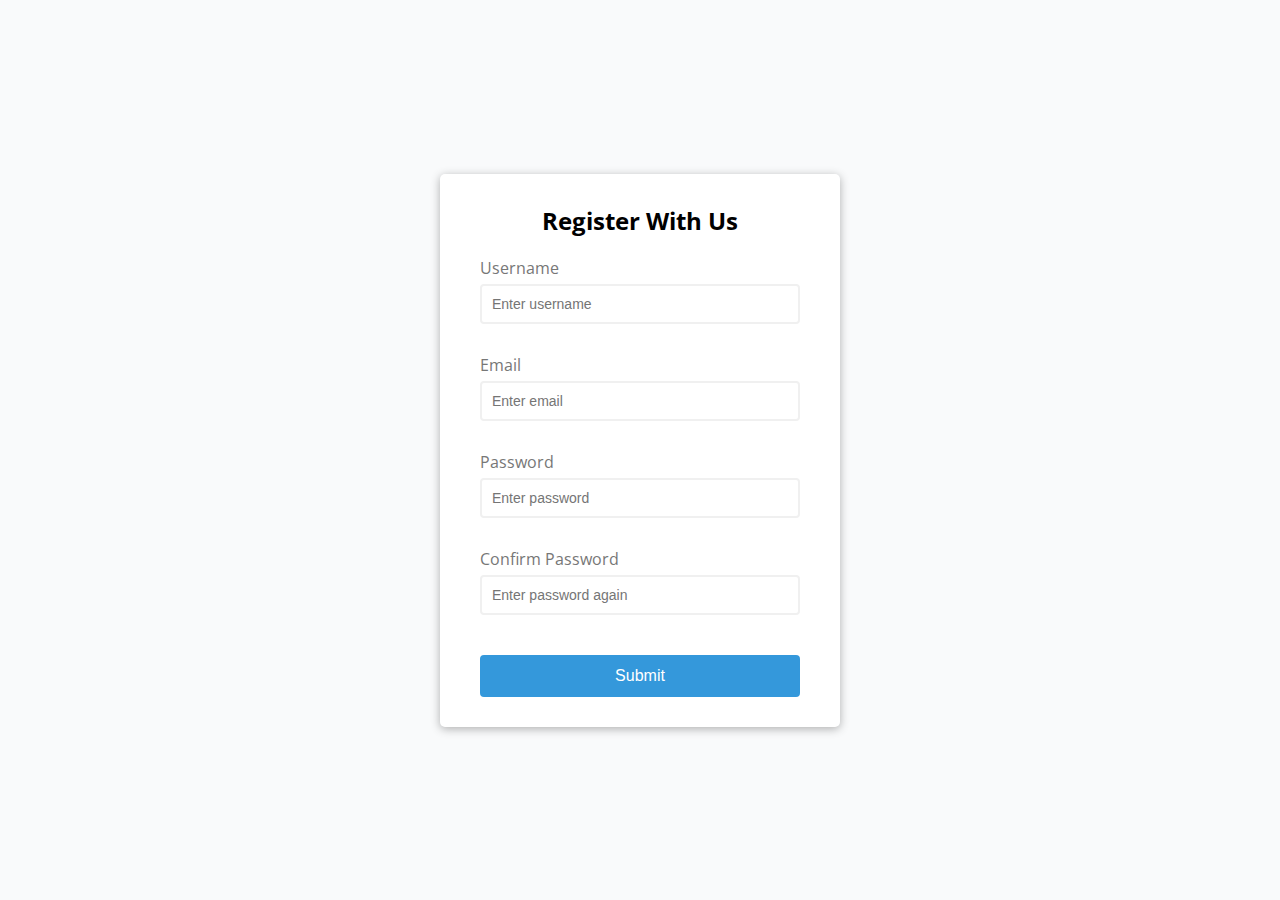
<file: Form_Validation/index.html>
<!doctype html>
<html lang="en">
  <head>
    <meta charset="UTF-8" />
    <meta name="viewport" content="width=device-width, initial-scale=1.0" />
    <link rel="stylesheet" href="style.css" />
    <title>Form Validator</title>
  </head>
  <body>
    <!-- .containter creates the html below -->
    <div class="container">
      <!-- form#form.form creates the html code below.
    form#form creates an id.
    id is what we grab onto in the javascript
    class is for styling -->
      <form id="form" class="form">
        <h2>Register With Us</h2>
        <!-- .form-control -->
        <div class="form-control">
          <label for="username">Username</label>
          <input type="text" id="username" placeholder="Enter username" />
          <small>Error message</small>
        </div>
        <div class="form-control">
          <label for="email">Email</label>
          <input type="text" id="email" placeholder="Enter email" />
          <small>Error message</small>
        </div>
        <div class="form-control">
          <label for="password">Password</label>
          <input type="password" id="password" placeholder="Enter password" />
          <small>Error message</small>
        </div>
        <div class="form-control">
          <label for="password2">Confirm Password</label>
          <input
            type="password"
            id="password2"
            placeholder="Enter password again"
          />
          <small>Error message</small>
        </div>
        <button type="submit">Submit</button>
      </form>
    </div>
    <!-- script:src creates the html below -->
    <script src="script.js"></script>
  </body>
</html>
</file>
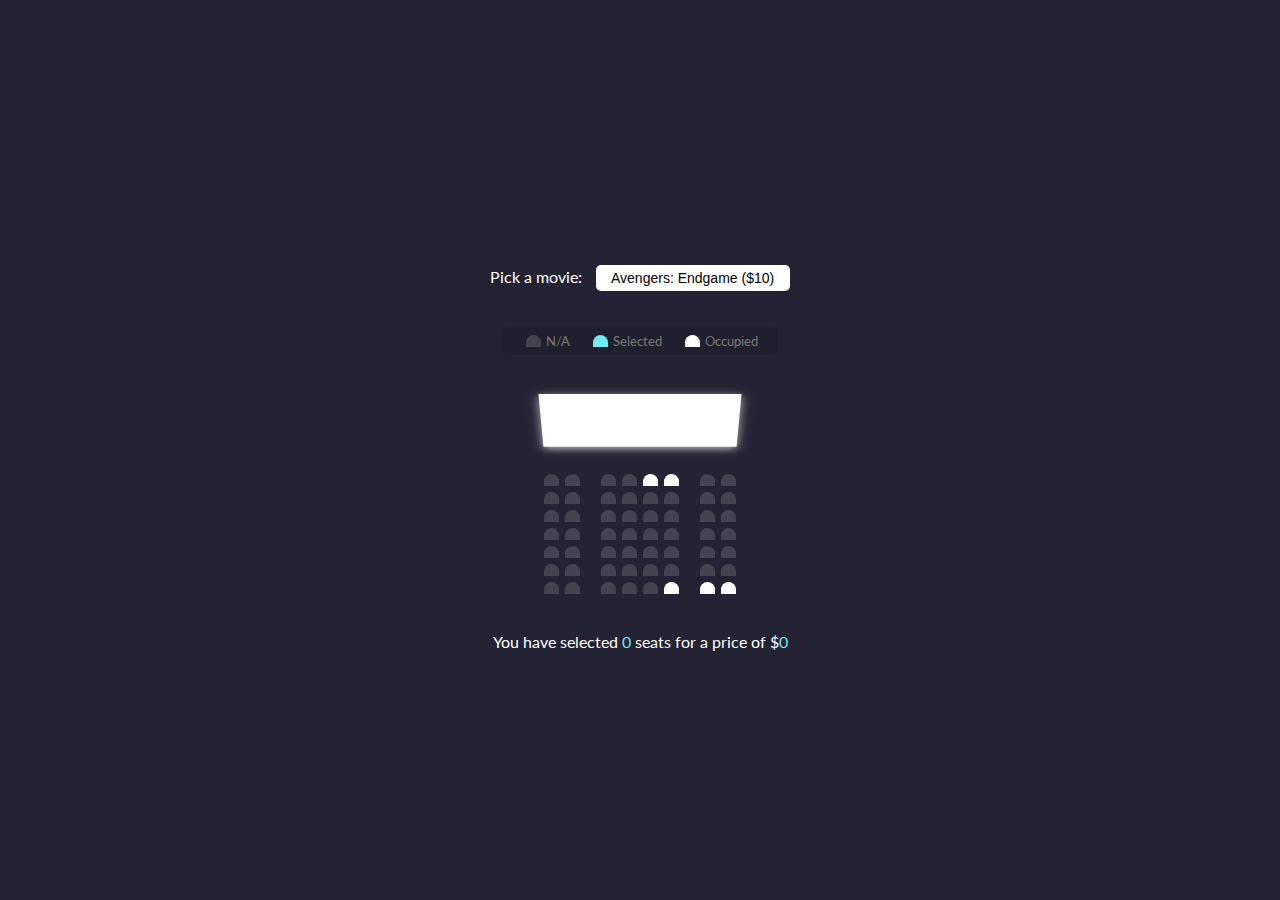
<file: Movie_Seating/index.html>
<!DOCTYPE html>
<html lang="en">
<head>
  <meta charset="UTF-8">
  <meta name="viewport" content="width=device-width, initial-scale=1.0">
  <link rel="stylesheet" href="style.css">
  <title>Movie Seat Booking</title>
</head>
<body>
  <div class="movie-container">
  <label>Pick a movie:</label>
  <select id="movie">
    <option value="10">Avengers: Endgame ($10)</option>
    <option value="12">Joker ($12)</option>
    <option value="8">Toy Store 4 ($8)</option>
    <option value="9">The Lion King ($9)</option>
  </select>
  </div>

  <ul class="showcase">
    <li>
      <div class="seat"></div>
        <small>N/A</small>
      
    </li>
    <li>
      <div class="seat selected"></div>
        <small>Selected</small>
      
    </li>
    <li>
      <div class="seat occupied"></div>
        <small>Occupied</small>
      
    </li>
  </ul>

  <div class="container">
    <div class="screen"></div>

      <div class="row">
        <div class="seat"></div>
        <div class="seat"></div>
        <div class="seat"></div>
        <div class="seat"></div>
        <div class="seat occupied"></div>
        <div class="seat occupied"></div>
        <div class="seat"></div>
        <div class="seat"></div>
      </div>
      <div class="row">
        <div class="seat"></div>
        <div class="seat"></div>
        <div class="seat"></div>
        <div class="seat"></div>
        <div class="seat"></div>
        <div class="seat"></div>
        <div class="seat"></div>
        <div class="seat"></div>
      </div>
      <div class="row">
        <div class="seat"></div>
        <div class="seat"></div>
        <div class="seat"></div>
        <div class="seat"></div>
        <div class="seat"></div>
        <div class="seat"></div>
        <div class="seat"></div>
        <div class="seat"></div>
      </div>
      <div class="row">
        <div class="seat"></div>
        <div class="seat"></div>
        <div class="seat"></div>
        <div class="seat"></div>
        <div class="seat"></div>
        <div class="seat"></div>
        <div class="seat"></div>
        <div class="seat"></div>
      </div>
      <div class="row">
        <div class="seat"></div>
        <div class="seat"></div>
        <div class="seat"></div>
        <div class="seat"></div>
        <div class="seat"></div>
        <div class="seat"></div>
        <div class="seat"></div>
        <div class="seat"></div>
      </div>
      <div class="row">
        <div class="seat"></div>
        <div class="seat"></div>
        <div class="seat"></div>
        <div class="seat"></div>
        <div class="seat"></div>
        <div class="seat"></div>
        <div class="seat"></div>
        <div class="seat"></div>
      </div>
      <div class="row">
        <div class="seat"></div>
        <div class="seat"></div>
        <div class="seat"></div>
        <div class="seat"></div>
        <div class="seat"></div>
        <div class="seat occupied"></div>
        <div class="seat occupied"></div>
        <div class="seat occupied"></div>
      </div>
    

  </div>

  <p class="text">You have selected <span id="count"> 0 </span> seats for a price of $<span id="total"> 0 </span></p>
  <script src="script.js"></script>
</body>
</html>
</file>
<file: Form_Validation/style.css>
@import url('https://fonts.googleapis.com/css2?family=Open+Sans:ital,wght@0,300..800;1,300..800&display=swap');

:root{
  /* setting variables in css */
  --success-color:#2ecc71;
  --error-color:#e74c3c;
}

/* astriks means added to all */
* {
  box-sizing: border-box;
}
body {
  background-color: #f9fafb;
  font-family: 'Open Sans', sans-serif;
  display: flex;
  /* flex to put stuff in the middle */
  align-items: center;
  justify-content: center;
  /* imagine this as having 100 slices so it takes up 100 of the slices as space */
  min-height: 100vh;
  margin: 0;
}
.container{
  background-color: #fff;
  border-radius: 5px;
  box-shadow: 0 2px 10px rgba(0, 0, 0, 0.3);
  width: 400px;
}

h2{
  text-align: center;
  margin: 0 0 20px;
}

.form{
  padding: 30px 40px;
}

.form-control{
  margin-bottom:10px;
  padding-bottom: 20px;
  /* want to position smth absolute within another element do pos relative */
  position: relative;
}
.form-control label{
  color: #777;
  display: block;
  margin-bottom: 5px;

}
.form-control input{
  border: 2px solid #f0f0f0;
  border-radius: 4px;
  display:block;
  width: 100%;
  padding: 10px;
  font-size: 14px;
}

.form-control input:focus{
  outline:0;
  border-color: #777;
}

.form-control.success input {
  border-color: var(--success-color);
}
.form-control.error input {
  border-color: var(--error-color);
}

.form-control small{
  color: var(--error-color);
  position: absolute;
  bottom: 0;
  left: 0;
  visibility: hidden;
  /* will collapse anything that isnt visible around it */
  /* display: none; */
}

.form-control.error small{
  visibility: visible;
}

.form button{
  cursor: pointer;
  background-color: #3498db;
  border: 2px solid #3498db;
  border-radius: 4px;
  color: #fff;
  display: block;
  font-size: 16px;
  padding: 10px;
  margin-top: 20px;
  width: 100%;
}
</file>
<file: Movie_Seating/style.css>
@import url('https://fonts.googleapis.com/css2?family=Lato:ital,wght@0,100;0,300;0,400;0,700;0,900;1,100;1,300;1,400;1,700;1,900&display=swap');

*{
  box-sizing: border-box;
}
body{
  background-color: #242333;
  color: #fff;
  display: flex;
  flex-direction: column;
  align-items: center;
  justify-content: center;
  height: 100vh;
  font-family: 'Lato', sans-serif;
  margin: 0;
}

.movie-container{
  margin: 20px 0;

}
.movie-container select{
  background-color: #fff;
  border: 0;
  border-radius: 5px;
  font-size: 14px;
  margin-left: 10px;
  padding: 5px 15px 5px 15px;
  -moz-appearance: none;
  -webkit-appearance: none;
  appearance: none;
}

.container{
  perspective: 1000px;
  margin-bottom: 30px;
}

.seat{
  background-color: #444451;
  height: 12px;
  width: 15px;
  margin: 3px;
  border-top-left-radius: 10px;
  border-top-right-radius: 10px;
}

.seat.selected{
  background-color: #6feaf6;
}

.seat.occupied{
  background-color: #fff;
}

.seat:nth-of-type(2){
  margin-right: 18px;
}

.seat:nth-last-of-type(2){
  margin-left: 18px;
}

.seat:not(.occupied):hover{
  cursor:pointer;
  transform: scale(1.2);
}
.showcase .seat:not(.occupied):hover{
  cursor:default;
  transform: scale(1);
}

.showcase{
  background-color: rgba(0,0,0,0.1);
  padding: 5px 10px;
  border-radius: 5px;
  color: #777;
  list-style-type: none;
  display: flex;
  justify-content: space-between;
}

.showcase li{
  display: flex;
  align-items: center;
  justify-content: center;
  margin: 0 10px;
}

.showcase li small{
  margin-left: 2px;
}

.row{
  display: flex;
}

.screen{
  background-color: #fff;
  height: 70px;
  width: 100%;
  margin: 15px 0;
  transform: rotateX(-45deg);
  box-shadow: 0 3px 10px rgba(255,255,255,0.7);
}

p.text{
  margin: 5px 0;
}

p.text span{
  color: #6feaf6;
}
</file>
